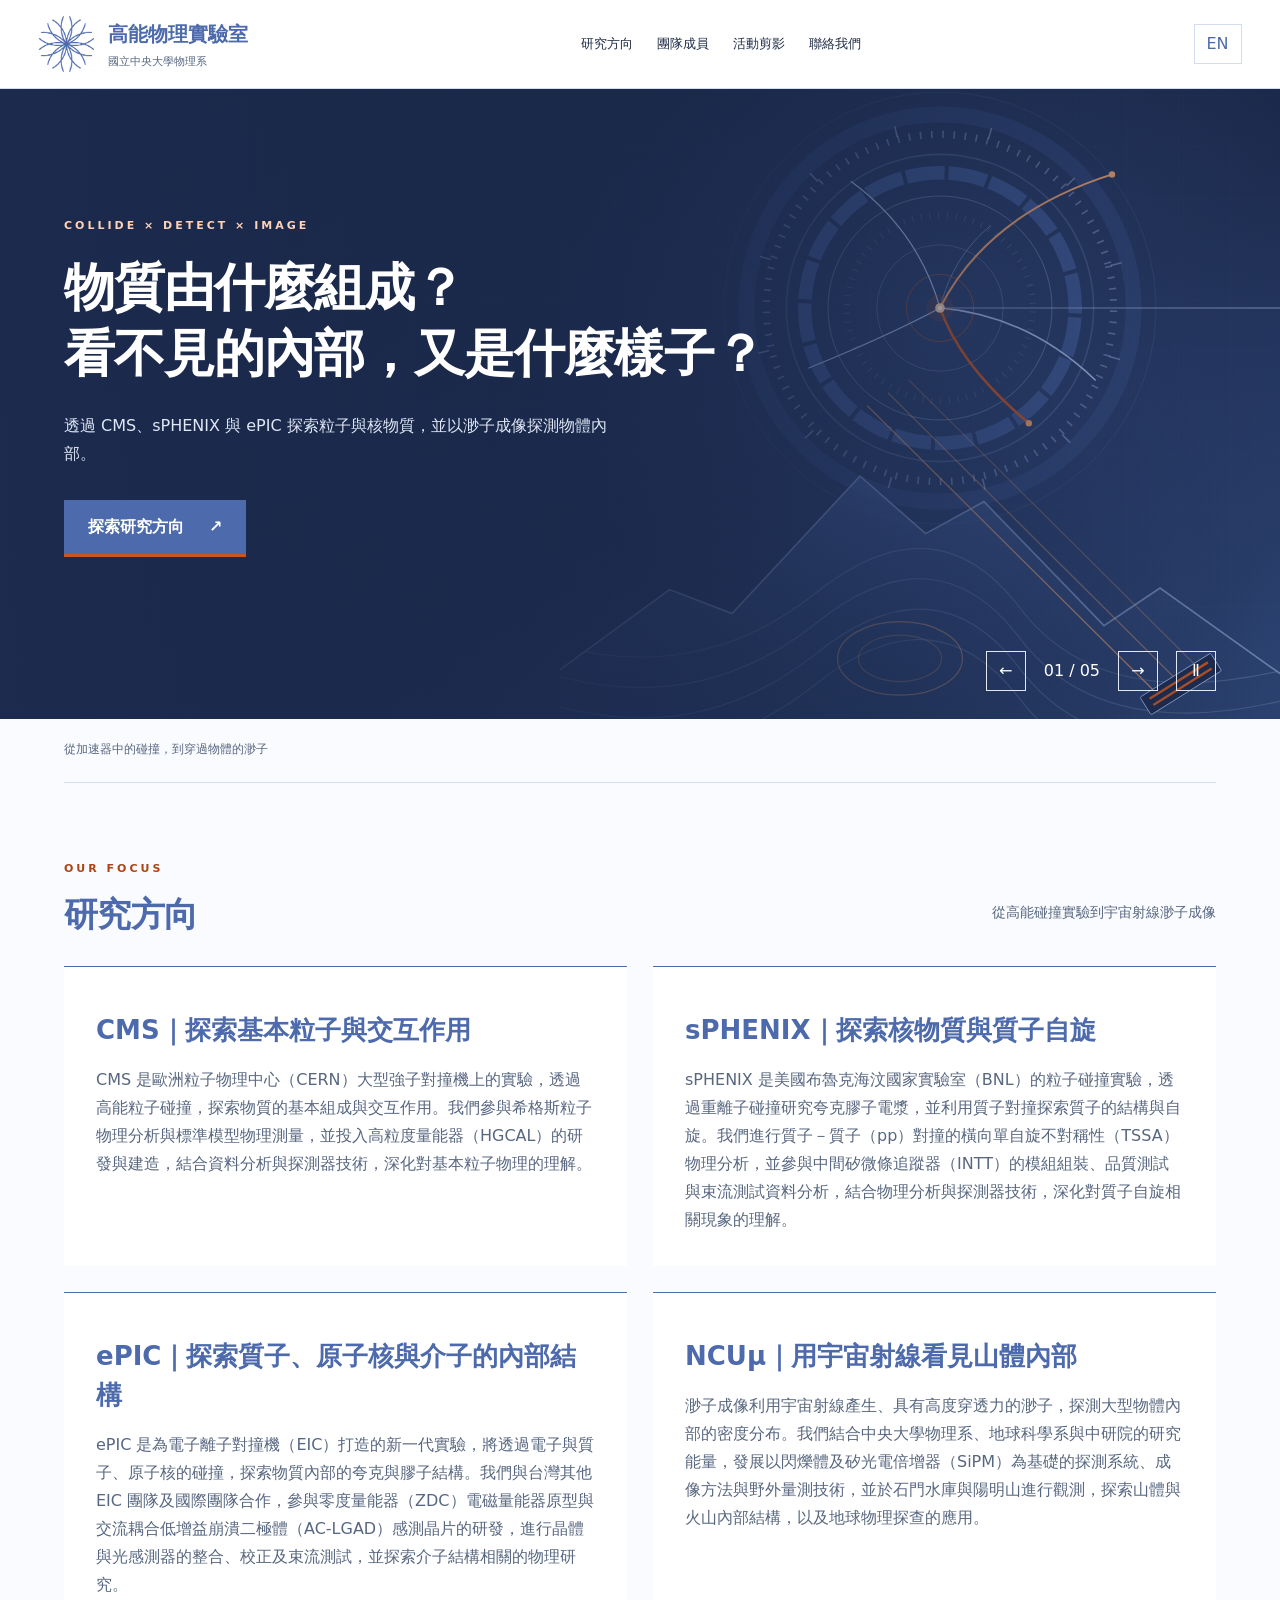
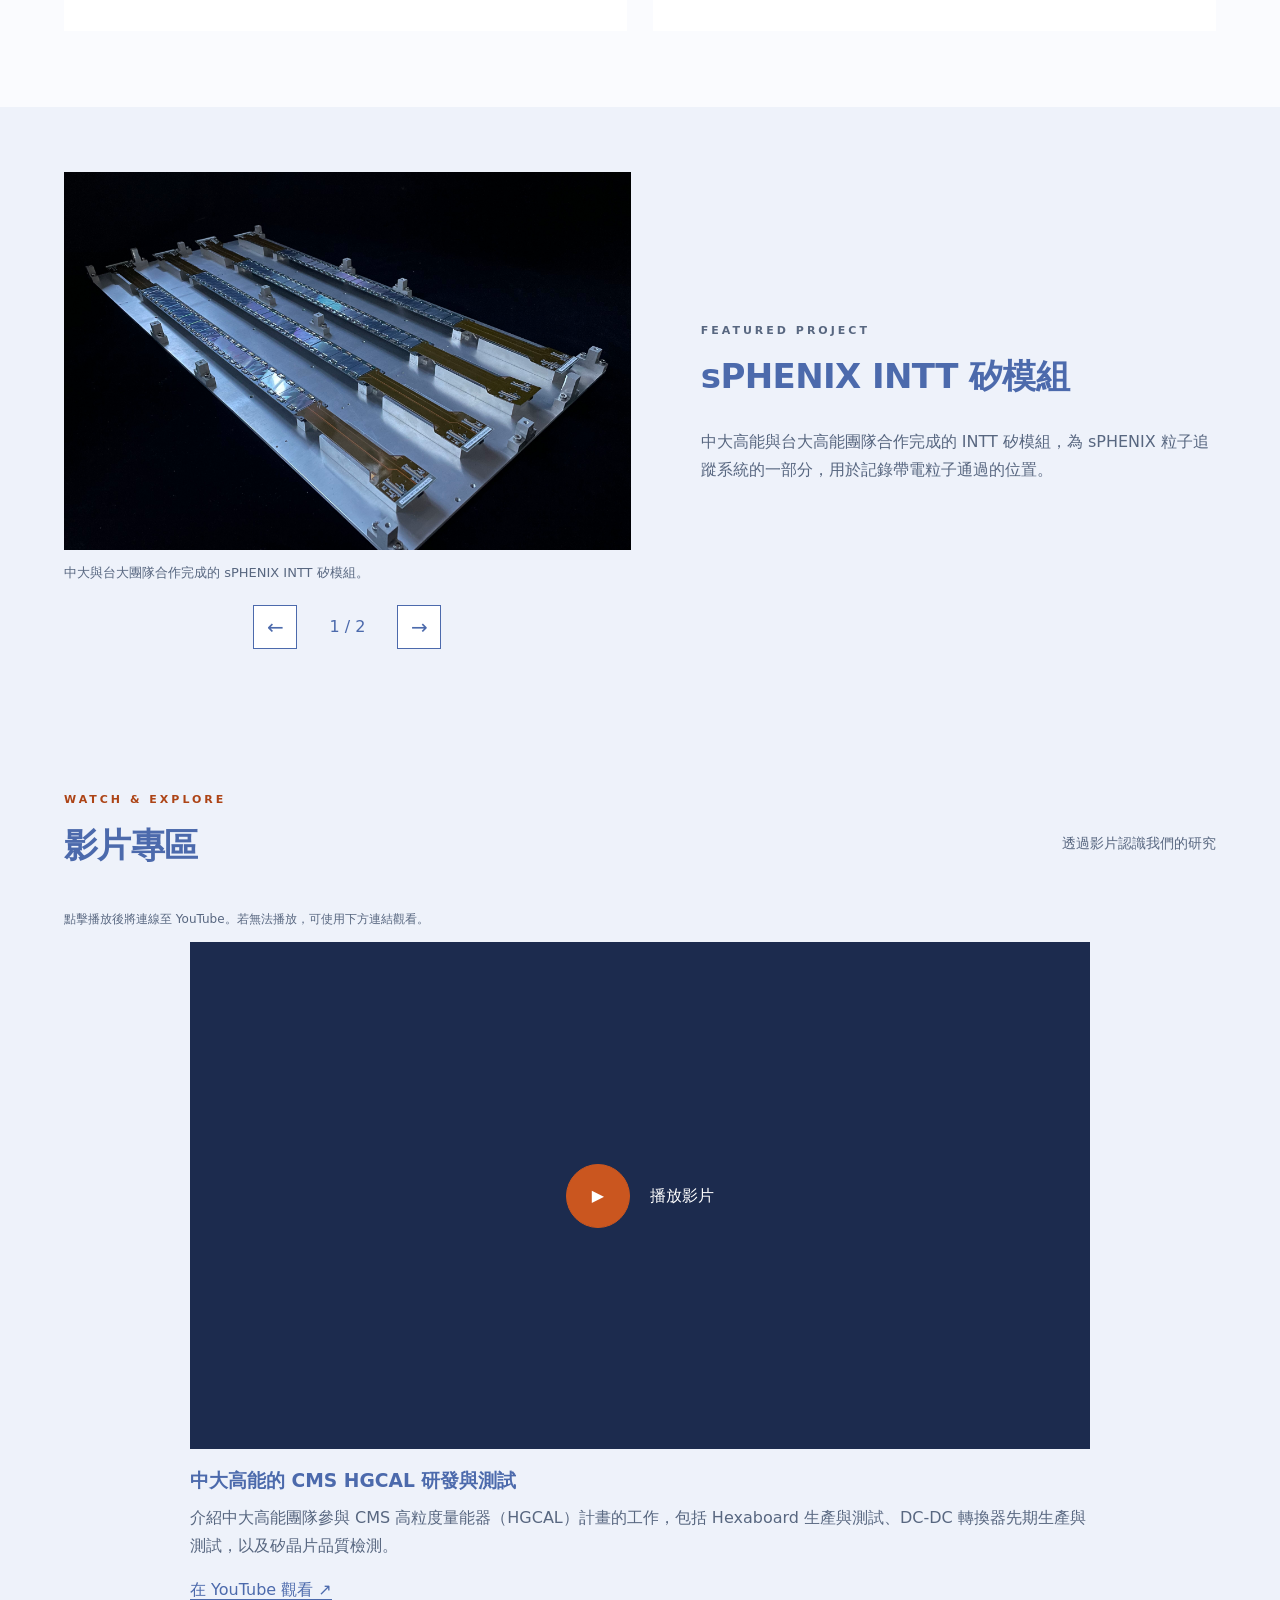
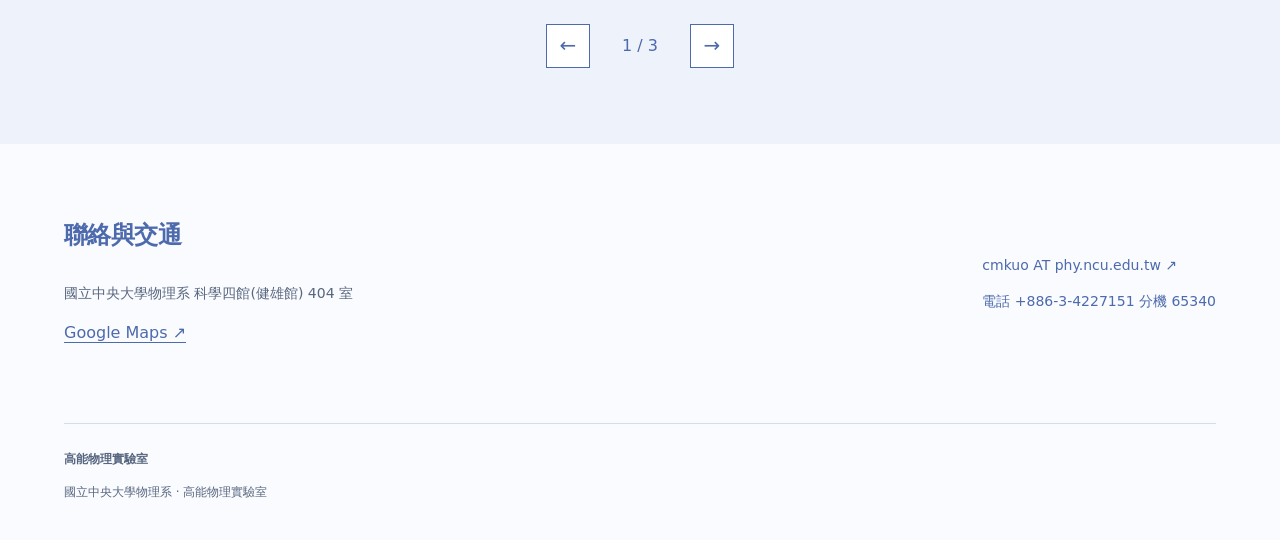
<file: index.html>
<!doctype html>
<html lang="zh-Hant"><head><meta charset="utf-8"><meta name="viewport" content="width=device-width,initial-scale=1"><meta name="description" content="國立中央大學高能物理實驗室：研究方向、團隊成員與渺子成像。"><title>高能物理實驗室 | High Energy Physics Laboratory</title><link rel="stylesheet" href="style.css"><script defer src="content.js"></script><script defer src="app.js"></script></head>
<body><a class="skip" href="#main">跳至主要內容 / Skip to content</a><header><div class="bar"><a class="brand" href="index.html"><span class="brand-logo"><img src="assets/chip-logo.png" width="1010" height="1213" alt="CHiP Logo"></span><span><strong data-t="name"></strong><small data-t="affiliation"></small></span></a><div class="tools"><button id="language" type="button">EN</button><button id="menu" type="button" aria-expanded="false" aria-controls="navigation">☰</button></div><nav id="navigation" aria-label="主要導覽 / Main navigation"></nav></div></header>
<main id="main"><section class="hero" aria-label="實驗室介紹 / Lab introduction"><div class="slides"><img class="slide active" src="assets/slide-01.svg" alt=""><img class="slide" src="assets/slide-02.svg" alt=""><img class="slide" src="assets/slide-03.svg" alt=""><img class="slide" src="assets/slide-04.svg" alt=""><img class="slide" src="assets/slide-05.svg" alt=""></div><div class="hero-shade"></div><div class="hero-content"><p class="eyebrow" data-t="eyebrow"></p><h1 data-t="title"></h1><p data-t="intro"></p><a class="button" href="#research"><span data-nav="0"></span> ↗</a></div><div class="carousel"><button id="prev" type="button">←</button><span id="slide-status" aria-live="off">01 / 05</span><button id="next" type="button">→</button><button id="pause" type="button">Ⅱ</button></div></section><p class="demo wrap" data-t="note"></p>
<section id="research" class="wrap section"><div class="section-head"><div><p class="eyebrow">OUR FOCUS</p><h2 data-t="research"></h2></div><p data-t="researchSub"></p></div><div id="topics" class="grid"></div></section>
<section id="projects" class="project-band"><div class="wrap project-inner"><div id="featured-carousel"><figure class="featured-photo"><img id="featured-image" src="assets/slide-02.svg" alt=""><figcaption id="featured-caption"></figcaption></figure><div id="featured-controls" class="media-controls"><button id="featured-prev" type="button" aria-controls="featured-image">←</button><span id="featured-status" role="status" aria-live="polite"></span><button id="featured-next" type="button" aria-controls="featured-image">→</button></div></div><div><p class="eyebrow">FEATURED PROJECT</p><h2 id="featured-title"></h2><p id="featured-description"></p></div></div></section>



<section id="videos" class="video-band"><div class="wrap section"><div class="section-head"><div><p class="eyebrow">WATCH & EXPLORE</p><h2 data-t="videos"></h2></div><p data-t="mediaIntro"></p></div><p class="video-privacy" data-t="videoPrivacy"></p><div id="video-list" class="video-carousel"></div><div id="video-controls" class="media-controls"><button id="video-prev" type="button" aria-controls="video-list">←</button><span id="video-status" role="status" aria-live="polite"></span><button id="video-next" type="button" aria-controls="video-list">→</button></div><p id="video-empty" data-t="videoEmpty" hidden></p></div></section>
<section id="contact" class="wrap section contact"><div><h2 data-t="access"></h2><p data-t="address"></p>
<a class="text-link" href="https://www.google.com/maps/search/?api=1&amp;query=%E5%9C%8B%E7%AB%8B%E4%B8%AD%E5%A4%AE%E5%A4%A7%E5%AD%B8+%E7%A7%91%E5%AD%B8%E5%9B%9B%E9%A4%A8+%E5%81%A5%E9%9B%84%E9%A4%A8" target="_blank" rel="noopener noreferrer">Google Maps ↗</a></div><div class="contact-details"><span id="contact-email"></span><span id="contact-phone"></span></div></section></main><footer class="wrap"><span data-t="name"></span><p data-t="footer"></p></footer><noscript>本模板需要啟用 JavaScript 才能顯示雙語內容。Please enable JavaScript.</noscript></body></html>
</file>
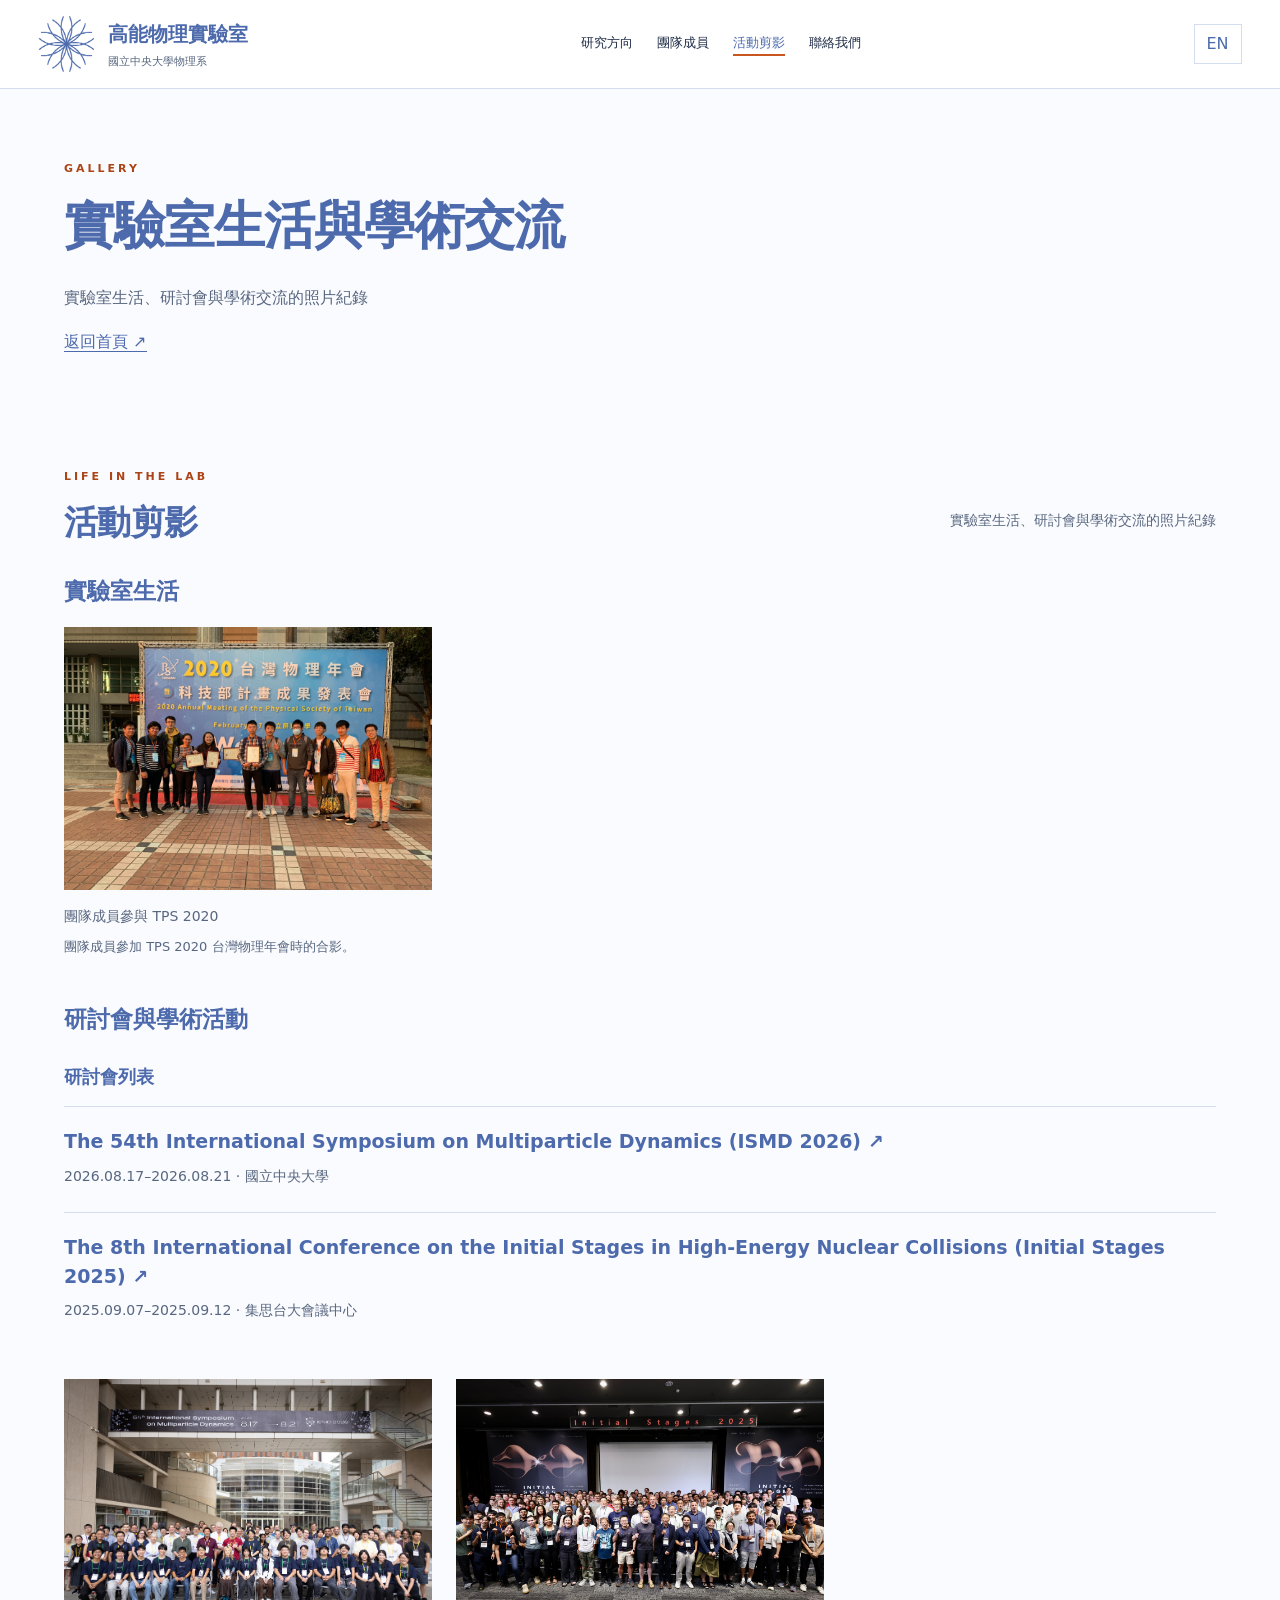
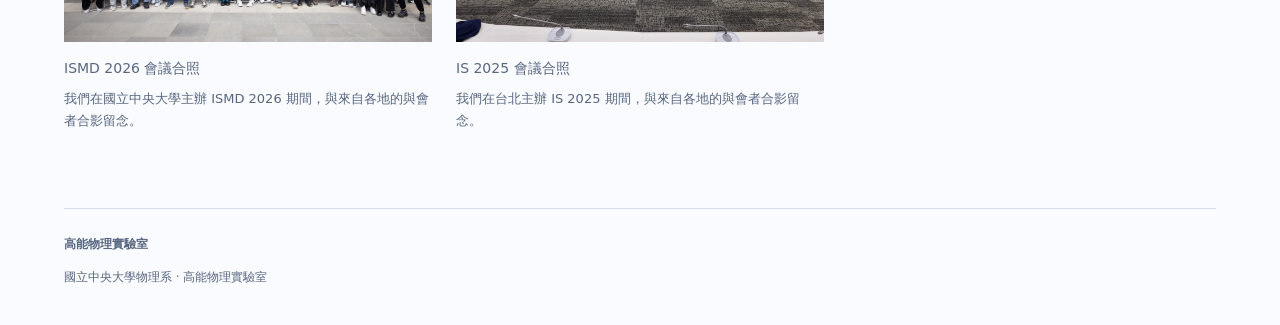
<file: gallery.html>
<!doctype html>
<html lang="zh-Hant"><head><meta charset="utf-8"><meta name="viewport" content="width=device-width,initial-scale=1"><meta name="description" content="國立中央大學高能物理實驗室的生活、研討會與學術活動照片。"><title>Gallery | High Energy Physics Laboratory</title><link rel="stylesheet" href="style.css"><script defer src="content.js"></script><script defer src="app.js"></script></head>
<body><a class="skip" href="#main">跳至主要內容 / Skip to content</a><header><div class="bar"><a class="brand" href="index.html"><span class="brand-logo"><img src="assets/chip-logo.png" width="1010" height="1213" alt="CHiP Logo"></span><span><strong data-t="name"></strong><small data-t="affiliation"></small></span></a><div class="tools"><button id="language" type="button">EN</button><button id="menu" type="button" aria-expanded="false" aria-controls="navigation">☰</button></div><nav id="navigation" aria-label="主要導覽 / Main navigation"></nav></div></header>
<main id="main">
  <div class="wrap people-intro">
    <p class="eyebrow">GALLERY</p>
    <h1 data-t="galleryTitle"></h1>
    <p data-t="gallerySub"></p>
    <a class="text-link" href="index.html" data-t="backHome"></a>
  </div>
  <section id="gallery" class="wrap section" aria-labelledby="gallery-heading">
    <div class="section-head">
      <div><p class="eyebrow">LIFE IN THE LAB</p><h2 id="gallery-heading" data-t="gallery"></h2></div>
      <p data-t="gallerySub"></p>
    </div>
    <div id="gallery-grid" class="gallery-sections"></div>
  </section>
</main><footer class="wrap"><span data-t="name"></span><p data-t="footer"></p></footer><noscript>本模板需要啟用 JavaScript 才能顯示雙語內容。Please enable JavaScript.</noscript></body></html>
</file>
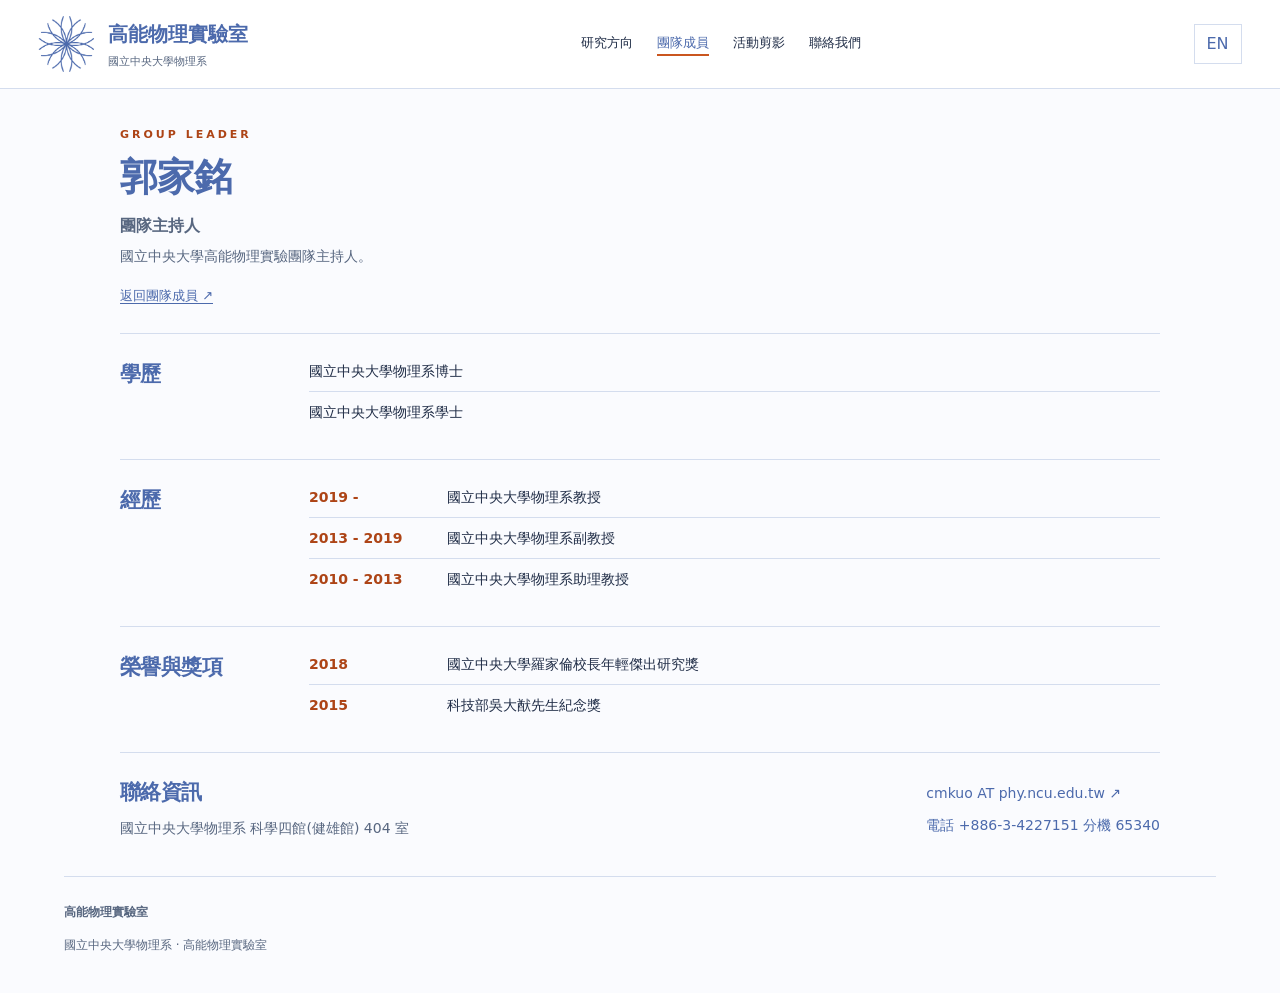
<file: group-leader.html>
<!doctype html>
<html lang="zh-Hant"><head><meta charset="utf-8"><meta name="viewport" content="width=device-width,initial-scale=1"><meta name="description" content="國立中央大學高能物理實驗室：研究方向、團隊成員與渺子成像。"><title>高能物理實驗室 | High Energy Physics Laboratory</title><link rel="stylesheet" href="style.css"><script defer src="content.js"></script><script defer src="app.js"></script></head>
<body class="leader-page"><a class="skip" href="#main">跳至主要內容 / Skip to content</a><header><div class="bar"><a class="brand" href="index.html"><span class="brand-logo"><img src="assets/chip-logo.png" width="1010" height="1213" alt="CHiP Logo"></span><span><strong data-t="name"></strong><small data-t="affiliation"></small></span></a><div class="tools"><button id="language" type="button">EN</button><button id="menu" type="button" aria-expanded="false" aria-controls="navigation">☰</button></div><nav id="navigation" aria-label="主要導覽 / Main navigation"></nav></div></header>
<main id="main">
  <div id="leader-profile" class="wrap people-intro">
    <p class="eyebrow">GROUP LEADER</p>
    <h1 id="leader-name"></h1>
    <p id="leader-role" class="leader-role"></p>
    <p id="leader-intro"></p>
    <a class="text-link" href="people.html" data-t="leaderBack"></a>
  </div>
  <section class="wrap section leader-section" aria-labelledby="education-heading">
    <h2 id="education-heading" data-t="leaderEducation"></h2>
    <div id="leader-education"></div>
  </section>
  <section class="wrap section leader-section" aria-labelledby="experience-heading">
    <h2 id="experience-heading" data-t="leaderExperience"></h2>
    <div id="leader-experience"></div>
  </section>
  <section class="wrap section leader-section" aria-labelledby="honors-heading">
    <h2 id="honors-heading" data-t="leaderHonors"></h2>
    <div id="leader-honors"></div>
  </section>
  <section class="wrap section contact" aria-labelledby="leader-contact-heading">
    <div><h2 id="leader-contact-heading" data-t="leaderContact"></h2><p data-t="address"></p></div>
    <div class="contact-details"><span id="contact-email"></span><span id="contact-phone"></span></div>
  </section>
</main><footer class="wrap"><span data-t="name"></span><p data-t="footer"></p></footer><noscript>本模板需要啟用 JavaScript 才能顯示雙語內容。Please enable JavaScript.</noscript></body></html>
</file>
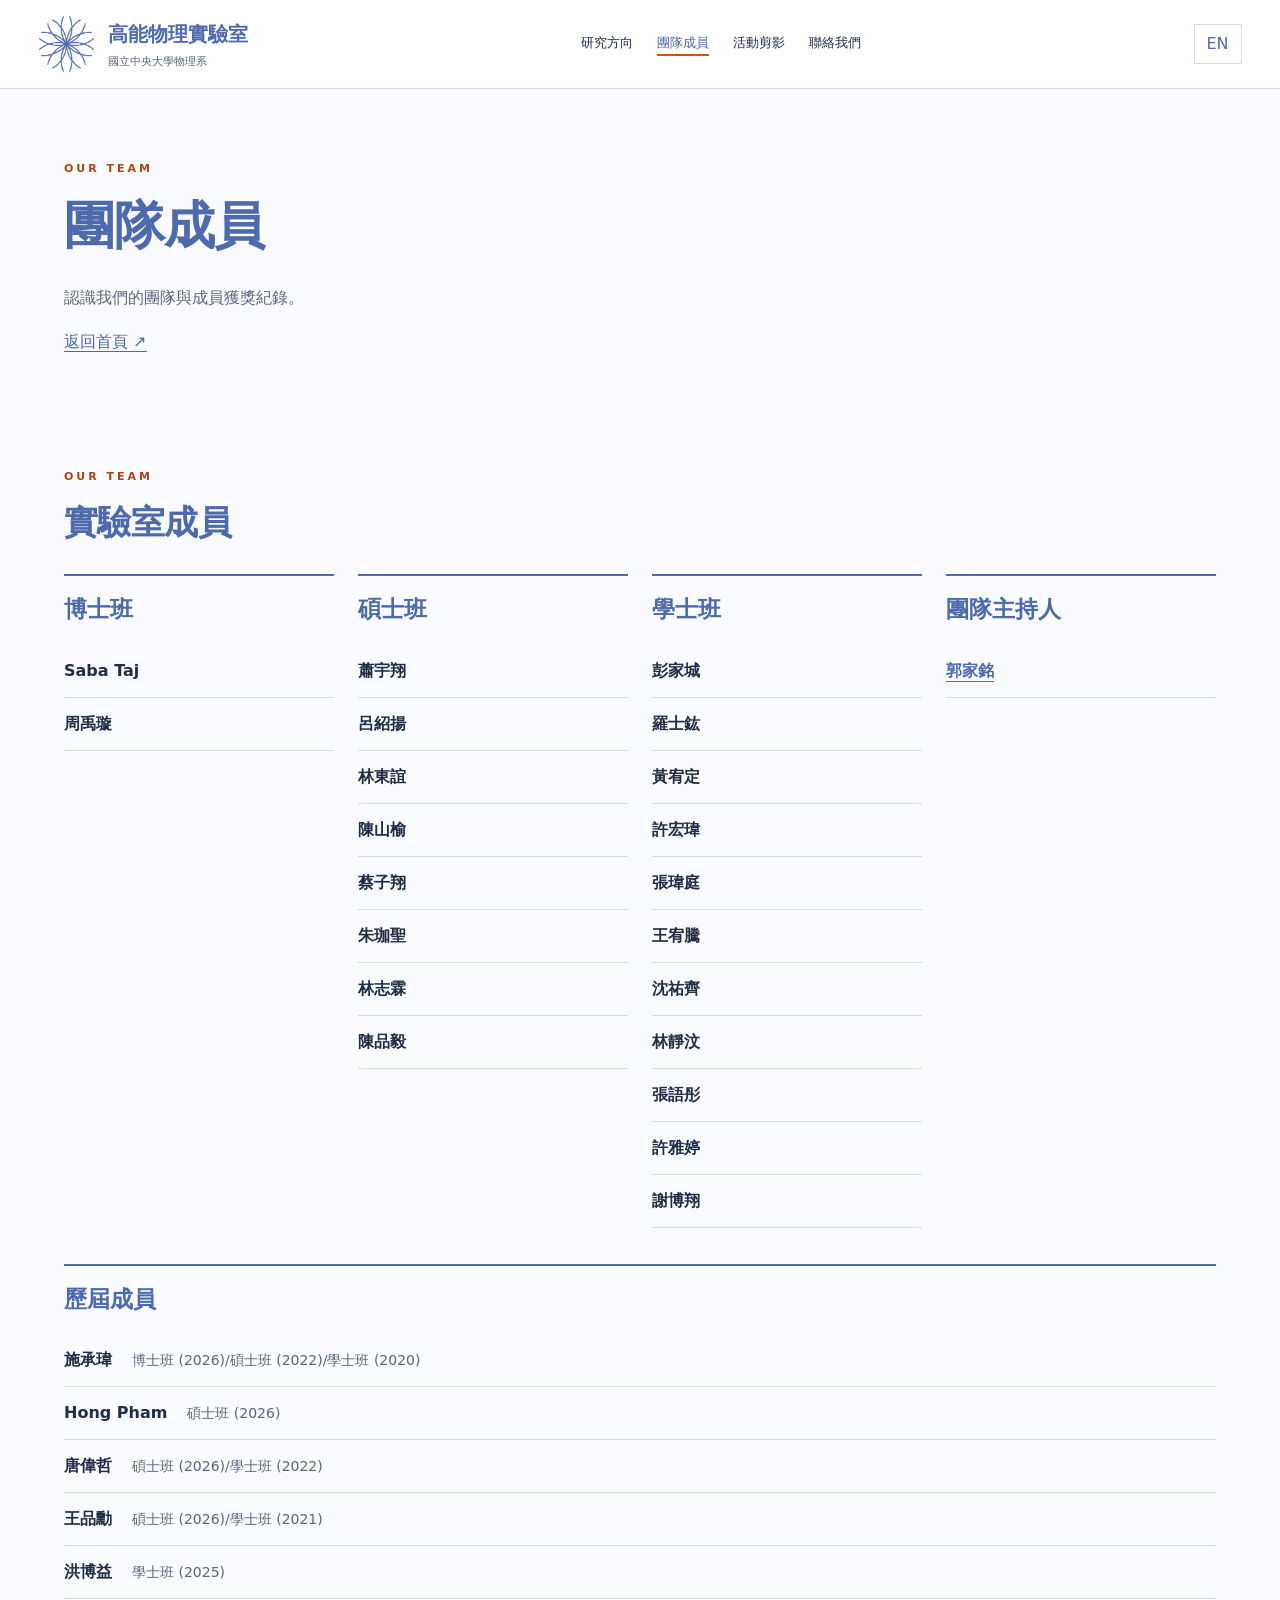
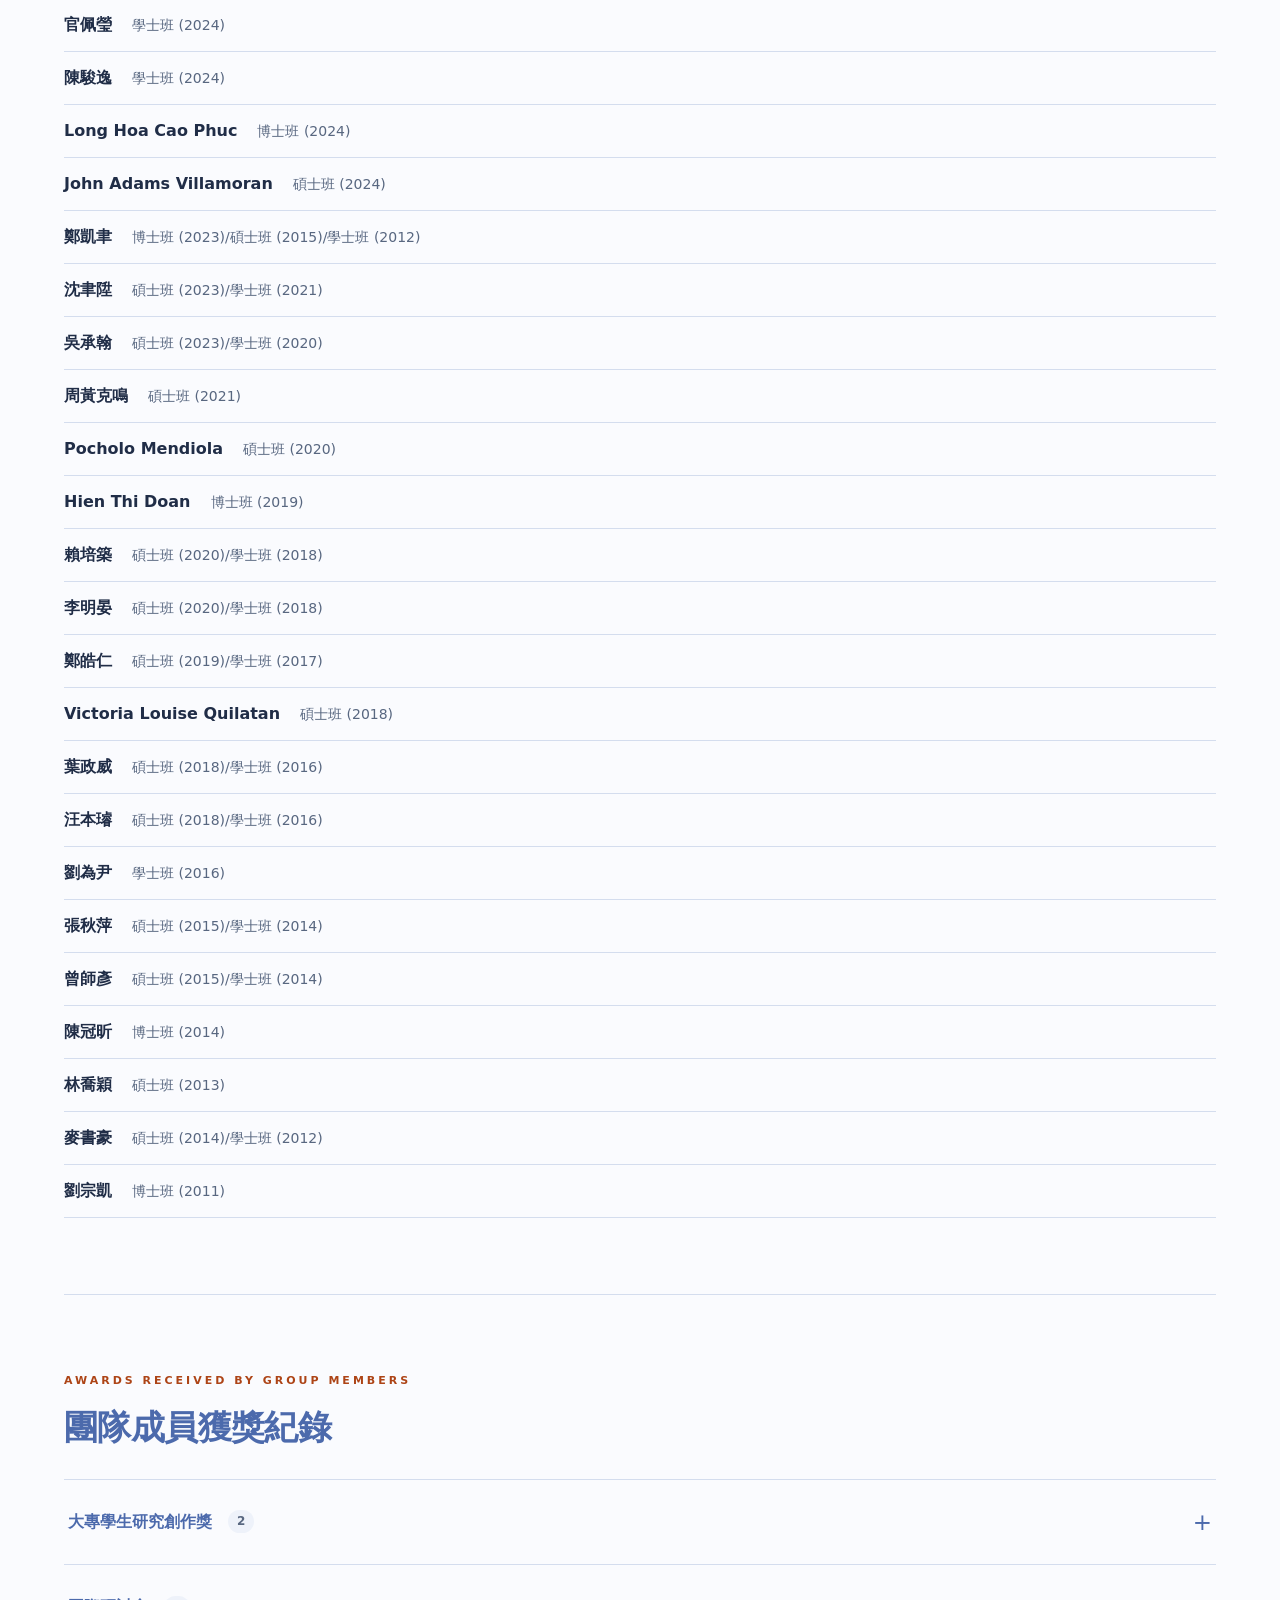
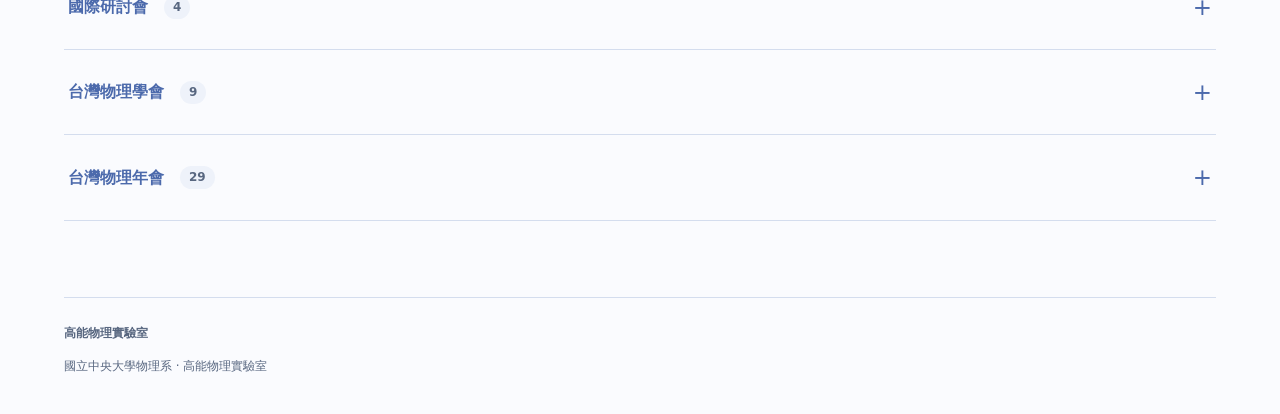
<file: people.html>
<!doctype html>
<html lang="zh-Hant"><head><meta charset="utf-8"><meta name="viewport" content="width=device-width,initial-scale=1"><meta name="description" content="國立中央大學高能物理實驗室：研究方向、團隊成員與渺子成像。"><title>高能物理實驗室 | High Energy Physics Laboratory</title><link rel="stylesheet" href="style.css"><script defer src="content.js"></script><script defer src="app.js"></script></head>
<body><a class="skip" href="#main">跳至主要內容 / Skip to content</a><header><div class="bar"><a class="brand" href="index.html"><span class="brand-logo"><img src="assets/chip-logo.png" width="1010" height="1213" alt="CHiP Logo"></span><span><strong data-t="name"></strong><small data-t="affiliation"></small></span></a><div class="tools"><button id="language" type="button">EN</button><button id="menu" type="button" aria-expanded="false" aria-controls="navigation">☰</button></div><nav id="navigation" aria-label="主要導覽 / Main navigation"></nav></div></header>
<main id="main">
  <div class="wrap people-intro">
    <p class="eyebrow">OUR TEAM</p>
    <h1 data-t="peopleTitle"></h1>
    <p data-t="peopleIntro"></p>
    <a class="text-link" href="index.html" data-t="backHome"></a>
  </div>
  <section id="people" class="wrap section" aria-labelledby="people-heading">
    <p class="eyebrow">OUR TEAM</p>
    <h2 id="people-heading" data-t="people"></h2>
    <div id="members" class="member-groups"></div>
  </section>
  <section id="awards" class="wrap section" aria-labelledby="awards-heading">
    <p class="eyebrow">AWARDS RECEIVED BY GROUP MEMBERS</p>
    <h2 id="awards-heading" data-t="awardsTitle"></h2>
    <div id="awards-list"></div>
  </section>

</main><footer class="wrap"><span data-t="name"></span><p data-t="footer"></p></footer><noscript>本模板需要啟用 JavaScript 才能顯示雙語內容。Please enable JavaScript.</noscript></body></html>
</file>
<file: style.css>
/* Shared palette for the home and People pages. */
:root {
  --primary: #4C6AAC;
  --secondary: #CA561F;
  --secondary-ink: #AD4416;
  --deep: #1C2B4E;
  --ink: #202D47;
  --muted: #586780;
  --page: #FAFBFE;
  --tint: #EEF2FA;
  --line: #D4DDEE;
  --on-dark: #E0E7F6;
  --accent: var(--primary);
}
*{box-sizing:border-box}html{scroll-behavior:smooth;scroll-padding-top:110px}body{margin:0;color:var(--ink);background:var(--page);font-family:Inter,"Noto Sans TC",system-ui,sans-serif;line-height:1.75}a{color:inherit;text-decoration:none}button{font:inherit;cursor:pointer}a:focus-visible,button:focus-visible{outline:3px solid var(--secondary);outline-offset:5px}.wrap{width:min(1160px,90%);margin:auto}.skip{position:fixed;top:-100px;background:white;padding:12px;z-index:10}.skip:focus{top:8px}header{background:#fff;position:sticky;top:0;z-index:5;border-bottom:1px solid var(--line)}.bar{width:min(1360px,94%);margin:auto;display:flex;align-items:center;justify-content:space-between;gap:24px;min-height:100px}.brand{display:flex;align-items:center;gap:14px}.brand strong{display:block;font-size:20px}.brand small{display:block;font-size:11px;color:var(--muted)}.mark{font-size:30px;font-weight:800;letter-spacing:-3px;border:1px solid var(--line);padding:0 10px}.mark span{color:var(--primary)}nav{display:flex;gap:24px;font-size:13px;order:1}nav a:hover{color:var(--primary)}.tools{order:2;display:flex;gap:12px}.tools button{border:1px solid var(--line);background:white;padding:5px 12px}#menu{display:none}.hero{position:relative;background:var(--deep);color:white;min-height:660px;overflow:hidden;display:flex;align-items:center}.slides,.slide,.hero-shade{position:absolute;inset:0;width:100%;height:100%}.slide{object-fit:cover;opacity:0;transition:opacity .8s}.slide.active{opacity:1}.hero-shade{background:linear-gradient(90deg,rgba(28,43,78,.96),rgba(28,43,78,.72) 50%,rgba(28,43,78,.08))}.hero-content{position:relative;width:min(1160px,90%);margin:65px auto 100px}.eyebrow{font-size:11px;letter-spacing:3px;color:var(--primary);font-weight:700;margin:0 0 14px}.hero .eyebrow,.join .eyebrow{color:var(--on-dark)}h1{font-size:clamp(34px,4.4vw,64px);line-height:1.3;white-space:pre-line;letter-spacing:-1px;margin:18px 0 25px;max-width:850px}.hero-content>p:not(.eyebrow){max-width:570px;color:var(--on-dark);font-size:16px}.button{display:inline-flex;align-items:center;gap:25px;background:var(--secondary);color:#fff;padding:13px 24px;margin-top:16px;font-weight:600}.carousel{position:absolute;bottom:28px;right:5%;display:flex;align-items:center;gap:18px}.carousel button{background:transparent;color:white;border:1px solid var(--on-dark);width:40px;height:40px}.demo{font-size:12px;color:var(--muted);padding-top:20px}.section{padding:76px 0}h2{font-size:34px;line-height:1.3;margin:0 0 30px;letter-spacing:-.6px}h3{line-height:1.5}.section-head{display:flex;align-items:center;justify-content:space-between;gap:30px}.section-head>p{color:var(--muted);font-size:14px}.grid{display:grid;grid-template-columns:repeat(3,1fr);gap:26px}.topic{padding:30px 26px;background:white;border-top:2px solid var(--primary);box-shadow:0 8px 30px #4c6aac06}.topic .number{font-size:13px;color:var(--secondary)}.topic p,.project-inner p,.paper p{color:var(--muted)}.project-band{background:var(--tint)}.project-inner{display:grid;grid-template-columns:1.1fr 1fr;align-items:center;gap:70px;padding:65px 0}.project-inner img{width:100%;aspect-ratio:1.5;object-fit:cover}.paper{display:flex;gap:28px;padding:28px 0;border-top:1px solid var(--line);border-bottom:1px solid var(--line)}.paper h3{margin:0}.paper p{font-size:13px}.person .portrait{height:220px;background:var(--tint);display:flex;align-items:center;justify-content:center;color:var(--primary);font-size:50px;font-weight:200}.person h3{margin:18px 0 3px}.person p{margin:0;color:var(--muted);font-size:14px}.news-item{display:grid;grid-template-columns:150px 1fr;gap:30px;padding:20px 0;border-top:1px solid var(--line)}.news-item time{font-size:13px;color:var(--primary)}.join{background:var(--deep);color:#fff;padding:75px 0}.join h2{font-size:42px;margin-bottom:20px}.join p:not(.eyebrow){max-width:650px;color:var(--on-dark)}.contact{display:flex;justify-content:space-between;gap:24px;align-items:center}.contact h2{font-size:24px}.contact p{font-size:14px;color:var(--muted)}footer{border-top:1px solid var(--line);padding:25px 0;font-size:12px;color:var(--muted)}footer>span{font-weight:700}@media(max-width:1050px){nav{gap:12px;font-size:12px}.brand strong{font-size:17px}.bar{gap:14px}}@media(max-width:800px){html{scroll-padding-top:90px}.bar{min-height:80px;flex-wrap:wrap}.brand strong{font-size:15px}.brand small{font-size:10px}.mark{font-size:25px}.tools{margin-left:auto}#menu{display:block}nav{display:none;order:3;width:100%;padding:8px 0 20px;flex-direction:column;gap:0}nav.open{display:flex}nav a{padding:10px}.hero{min-height:620px}.hero-content{margin-top:55px}.hero-content>p:not(.eyebrow){font-size:15px}.grid{grid-template-columns:1fr}.section{padding:50px 0}.section-head{display:block}.project-inner{grid-template-columns:1fr;gap:30px;padding:45px 0}.person .portrait{height:230px}.news-item{grid-template-columns:1fr;gap:5px}.contact{display:block}.join h2{font-size:32px}.hero-shade{background:rgba(28,43,78,.75)}h2{font-size:29px}}@media(prefers-reduced-motion:reduce){html{scroll-behavior:auto}.slide{transition:none}}
/* Editorial research layout inspired by date-led lab news and project summaries. */
body{background:var(--page)}.bar{min-height:88px}.mark{font-size:23px;letter-spacing:-1px}.hero{min-height:630px}h1{font-size:clamp(32px,4vw,58px);max-width:1000px}.demo{padding-bottom:22px;border-bottom:1px solid var(--line)}#news{display:grid;grid-template-columns:220px 1fr;column-gap:55px}#news>.eyebrow{grid-column:1}#news>h2{grid-column:1}#news-list{grid-column:2;grid-row:1 / span 3}#more-news{grid-column:2;justify-self:start}.text-button{background:none;border:0;border-bottom:1px solid var(--accent);color:var(--accent);padding:8px 0}.text-button[hidden]{display:none}.empty-state{color:var(--muted);border-top:1px solid var(--line);padding:20px 0}.grid{grid-template-columns:repeat(3,minmax(0,1fr))}#topics{grid-template-columns:repeat(2,minmax(0,1fr))}.topic{position:relative;border-top:1px solid var(--primary);padding:32px;box-shadow:none;min-height:220px}.topic h3{font-size:26px;margin:12px 0}.topic .number{letter-spacing:2px}.topic p{margin-bottom:0}.section+.section{border-top:1px solid var(--line)}.gallery-card{margin:0}.gallery-card img{width:100%;aspect-ratio:1.4;object-fit:cover;display:block}.gallery-card figcaption{font-size:20px;margin-top:14px}.gallery-card small{color:var(--muted);font-size:12px}.video-band{background:var(--tint)}.video-layout{display:grid;grid-template-columns:1fr 1.4fr;gap:65px;align-items:center}.video-player{aspect-ratio:16/9;background:var(--deep);position:relative;display:flex;align-items:center;justify-content:center}.video-player button{color:#fff;background:transparent;border:0;display:flex;align-items:center;gap:20px;padding:30px}.play-icon{display:grid;place-items:center;border:1px solid var(--on-dark);border-radius:50%;width:64px;height:64px}.video-player iframe{border:0;position:absolute;inset:0;width:100%;height:100%}.video-privacy{font-size:12px;color:var(--muted)}.text-link{color:var(--primary);border-bottom:1px solid var(--primary)}a[hidden]{display:none}.person .portrait{height:170px}.project-inner img{border-radius:0}.join{padding:65px 0}@media(max-width:800px){#news{display:block}#topics,.grid,.video-layout{grid-template-columns:1fr}.video-layout{gap:28px}.hero{min-height:610px}.brand strong{font-size:14px}.brand small{max-width:200px;font-size:9px}.mark{font-size:19px}.bar{gap:8px}.tools{gap:6px}.tools button{padding:4px 8px}.gallery-card img{aspect-ratio:1.8}}

.people-intro{padding:70px 0 35px}.people-intro h1{color:var(--ink);margin-top:12px}.people-intro>p:not(.eyebrow){color:var(--muted)}nav a[aria-current="page"]{color:var(--primary);border-bottom:2px solid var(--primary)}

/* Blue establishes the hierarchy; orange highlights actions and markers. */
.brand strong, .mark, h2, .topic h3, .person h3, .gallery-card figcaption {
  color: var(--primary);
}
.mark span, .eyebrow, .topic .number {
  color: var(--secondary);
}
.hero .eyebrow {
  color: #FFD1B8;
}
.button:hover {
  background: #AA4314;
}
.tools button {
  color: var(--primary);
}
.tools button:hover, .carousel button:hover {
  background: var(--primary);
  color: #fff;
}
nav a:hover, .text-link:hover {
  color: var(--secondary);
}
nav a[aria-current="page"] {
  border-bottom-color: var(--secondary);
}
.play-icon {
  background: var(--secondary);
  border-color: var(--secondary);
  color: #fff;
}
.video-player button:hover .play-icon {
  background: #AA4314;
}
.people-intro h1 {
  color: var(--primary);
}

.button { background: var(--primary); color: #fff; border-bottom: 3px solid var(--secondary); }
.button:hover { background: #3A538C; }
.eyebrow, .topic .number, nav a:hover, .text-link:hover { color: var(--secondary-ink); }
.hero .eyebrow { color: #FFD1B8; }

.featured-photo { margin: 0; min-width: 0; }
.featured-photo img { display: block; width: 100%; aspect-ratio: 3 / 2; object-fit: cover; }
.featured-photo figcaption { margin-top: 12px; font-size: 13px; color: var(--muted); }

.media-controls { display: flex; align-items: center; justify-content: center; gap: 20px; margin-top: 20px; color: var(--primary); }
.media-controls button { width: 44px; height: 44px; border: 1px solid var(--primary); color: var(--primary); background: #fff; font-size: 20px; }
.media-controls button:hover { background: var(--primary); color: #fff; }
.media-controls[hidden], #featured-carousel[hidden] { display: none; }
.media-controls span { min-width: 60px; text-align: center; font-variant-numeric: tabular-nums; }
.video-carousel { max-width: 900px; margin: 0 auto; }
.video-card { min-width: 0; }
.video-card h3 { color: var(--primary); margin-bottom: 8px; }
.video-card > p { color: var(--muted); margin-top: 0; }

/* Frame the supplied transparent PNG so its surrounding space does not shrink the mark. */
.brand-logo {
  position: relative;
  display: block;
  flex: 0 0 56px;
  width: 56px;
  height: 56px;
  overflow: hidden;
}
.brand-logo img {
  position: absolute;
  width: 154.1985%;
  height: auto;
  max-width: none;
  left: -27.0229%;
  top: -42.5954%;
}
@media (max-width: 800px) {
  .brand-logo { flex-basis: 44px; width: 44px; height: 44px; }
  .brand { gap: 10px; }
}

/* People uses text lists, followed by award records and event photographs. */
.member-groups { display: grid; grid-template-columns: repeat(4, minmax(0, 1fr)); gap: 36px 24px; }
.member-group:nth-child(5) { grid-column: 1 / -1; }
.member-group { border-top: 2px solid var(--primary); padding-top: 16px; min-width: 0; }
.member-group h3, .gallery-section > h3 { color: var(--primary); font-size: 23px; margin: 0 0 18px; }
.member-list, .award-list { list-style: none; margin: 0; padding: 0; }
.member-row { display: flex; align-items: baseline; flex-wrap: wrap; gap: 6px 20px; padding: 12px 0; border-bottom: 1px solid var(--line); }
.member-name { font-weight: 600; }
.member-detail { color: var(--muted); font-size: 14px; }
.people-empty { color: var(--muted); font-size: 14px; margin: 0; padding: 12px 0; }
.award-row { display: grid; grid-template-columns: 90px minmax(0, 1fr); gap: 24px; border-top: 1px solid var(--line); padding: 24px 0; }
.award-year { color: var(--secondary-ink); font-weight: 600; }
.award-row h3 { color: var(--primary); margin: 0 0 6px; font-size: 19px; }
.award-row p { color: var(--muted); margin: 0; }
.gallery-sections { display: grid; gap: 44px; }
.gallery-photo-grid { display: grid; grid-template-columns: repeat(3, minmax(0, 1fr)); gap: 24px; }
.gallery-photo-grid .gallery-card { min-width: 0; }
.gallery-photo-grid figcaption { font-size: 14px; color: var(--muted); }
@media (max-width: 800px) {
  .member-groups { grid-template-columns: 1fr; gap: 28px; }
  .gallery-photo-grid { grid-template-columns: repeat(2, minmax(0, 1fr)); gap: 18px; }
  .award-row { grid-template-columns: 1fr; gap: 8px; }
}
@media (max-width: 480px) {
  .gallery-photo-grid { grid-template-columns: 1fr; }
}

.contact-details { display: grid; gap: 12px; font-size: 14px; overflow-wrap: anywhere; }
.contact-details span[hidden] { display: none; }
.contact-details a { color: var(--primary); }
.contact-details a:hover { color: var(--secondary-ink); }

.conference-heading { color: var(--primary); font-size: 18px; margin: 24px 0 14px; }
.conference-list { list-style: none; padding: 0; margin: 0 0 32px; }
.conference-item { border-top: 1px solid var(--line); padding: 20px 0; }
.conference-item h5 { font-size: 19px; line-height: 1.5; margin: 0 0 8px; color: var(--primary); }
.conference-item a:hover { color: var(--secondary-ink); text-decoration: underline; }
.conference-meta, .conference-description { color: var(--muted); font-size: 14px; margin: 4px 0; }
.photo-description { margin: 8px 0 0; font-size: 13px; line-height: 1.7; color: var(--muted); white-space: pre-line; }
.gallery-section > .people-empty + .gallery-photo-grid { margin-top: 24px; }

/* Compact, expandable award categories. */
.award-category { border-top: 1px solid var(--line); }
.award-category:last-child { border-bottom: 1px solid var(--line); }
.award-category summary { display: flex; align-items: center; gap: 16px; padding: 22px 4px; color: var(--primary); font-weight: 600; cursor: pointer; list-style: none; }
.award-category summary::-webkit-details-marker { display: none; }
.award-category summary::after { content: '+'; margin-left: auto; font-size: 23px; font-weight: 400; }
.award-category[open] summary::after { content: '−'; }
.award-category summary:focus-visible { outline: 3px solid var(--secondary); outline-offset: 3px; }
.award-count { flex-shrink: 0; padding: 1px 9px; background: var(--tint); color: var(--muted); font-size: 12px; border-radius: 20px; }
.award-category > .people-empty { padding: 0 4px 22px; }
.awards-table-wrap { overflow-x: auto; padding-bottom: 20px; }
.awards-table { width: 100%; border-collapse: collapse; text-align: left; font-size: 14px; }
.awards-table th { color: var(--muted); font-size: 12px; font-weight: 500; background: var(--tint); }
.awards-table th, .awards-table td { padding: 12px 14px; border-bottom: 1px solid var(--line); vertical-align: top; }
.awards-table th:first-child, .awards-table td:first-child { width: 85px; white-space: nowrap; }
.award-event { display: block; color: var(--muted); margin-top: 4px; }
.visually-hidden { position: absolute; width: 1px; height: 1px; padding: 0; margin: -1px; overflow: hidden; clip-path: inset(50%); white-space: nowrap; border: 0; }
@media (max-width: 480px) { .award-category summary { font-size: 14px; gap: 10px; } .awards-table th, .awards-table td { padding: 10px 8px; } }

.member-name[href] { color: var(--primary); text-decoration: underline; text-decoration-color: var(--secondary); text-underline-offset: 5px; }
.member-name[href]:hover { color: var(--secondary-ink); }
.leader-role { color: var(--primary); font-weight: 600; }
.leader-records { list-style: none; margin: 0; padding: 0; }
.leader-record { display: grid; grid-template-columns: 160px minmax(0, 1fr); gap: 28px; padding: 18px 0; border-top: 1px solid var(--line); }
.leader-year { color: var(--secondary-ink); font-weight: 600; }
@media (max-width: 800px) { .leader-record { grid-template-columns: 1fr; gap: 6px; } }

/* Compact CV layout, scoped to the Group Leader page. */
.leader-page main .wrap { width: min(1040px, 90%); }
.leader-page .people-intro { padding: 36px 0 24px; }
.leader-page .people-intro .eyebrow { margin-bottom: 8px; }
.leader-page #leader-name { font-size: clamp(30px, 3vw, 42px); line-height: 1.2; margin: 10px 0 12px; }
.leader-page #leader-role { margin: 0 0 4px; }
.leader-page #leader-intro { margin: 0 0 12px; font-size: 14px; }
.leader-page .people-intro > .text-link { font-size: 13px; }
.leader-page .leader-section { display: grid; grid-template-columns: 165px minmax(0, 1fr); gap: 24px; padding: 26px 0; border-top: 1px solid var(--line); }
.leader-page .leader-section h2 { font-size: 21px; line-height: 1.4; margin: 0; }
.leader-page .leader-record { grid-template-columns: 120px minmax(0, 1fr); gap: 18px; padding: 9px 0; font-size: 14px; line-height: 1.6; }
.leader-page .leader-record:first-child { border-top: 0; padding-top: 0; }
.leader-page .leader-record:has(> .leader-year:empty) { grid-template-columns: minmax(0, 1fr); }
.leader-page .leader-year:empty { display: none; }
.leader-page .leader-record .award-event { margin-top: 2px; }
.leader-page .leader-section .people-empty { padding: 0; }
.leader-page .contact { border-top: 1px solid var(--line); padding: 26px 0 36px; }
.leader-page .contact h2 { font-size: 21px; margin-bottom: 10px; }
.leader-page .contact p { margin: 0; }
.leader-page .contact-details { gap: 8px; }
@media (max-width: 800px) {
  .leader-page .leader-section { grid-template-columns: 1fr; gap: 14px; padding: 22px 0; }
  .leader-page .leader-record { grid-template-columns: 105px minmax(0, 1fr); gap: 12px; }
}
@media (max-width: 480px) {
  .leader-page .people-intro { padding-top: 28px; }
  .leader-page .leader-record { grid-template-columns: 1fr; gap: 3px; }
}
</file>
